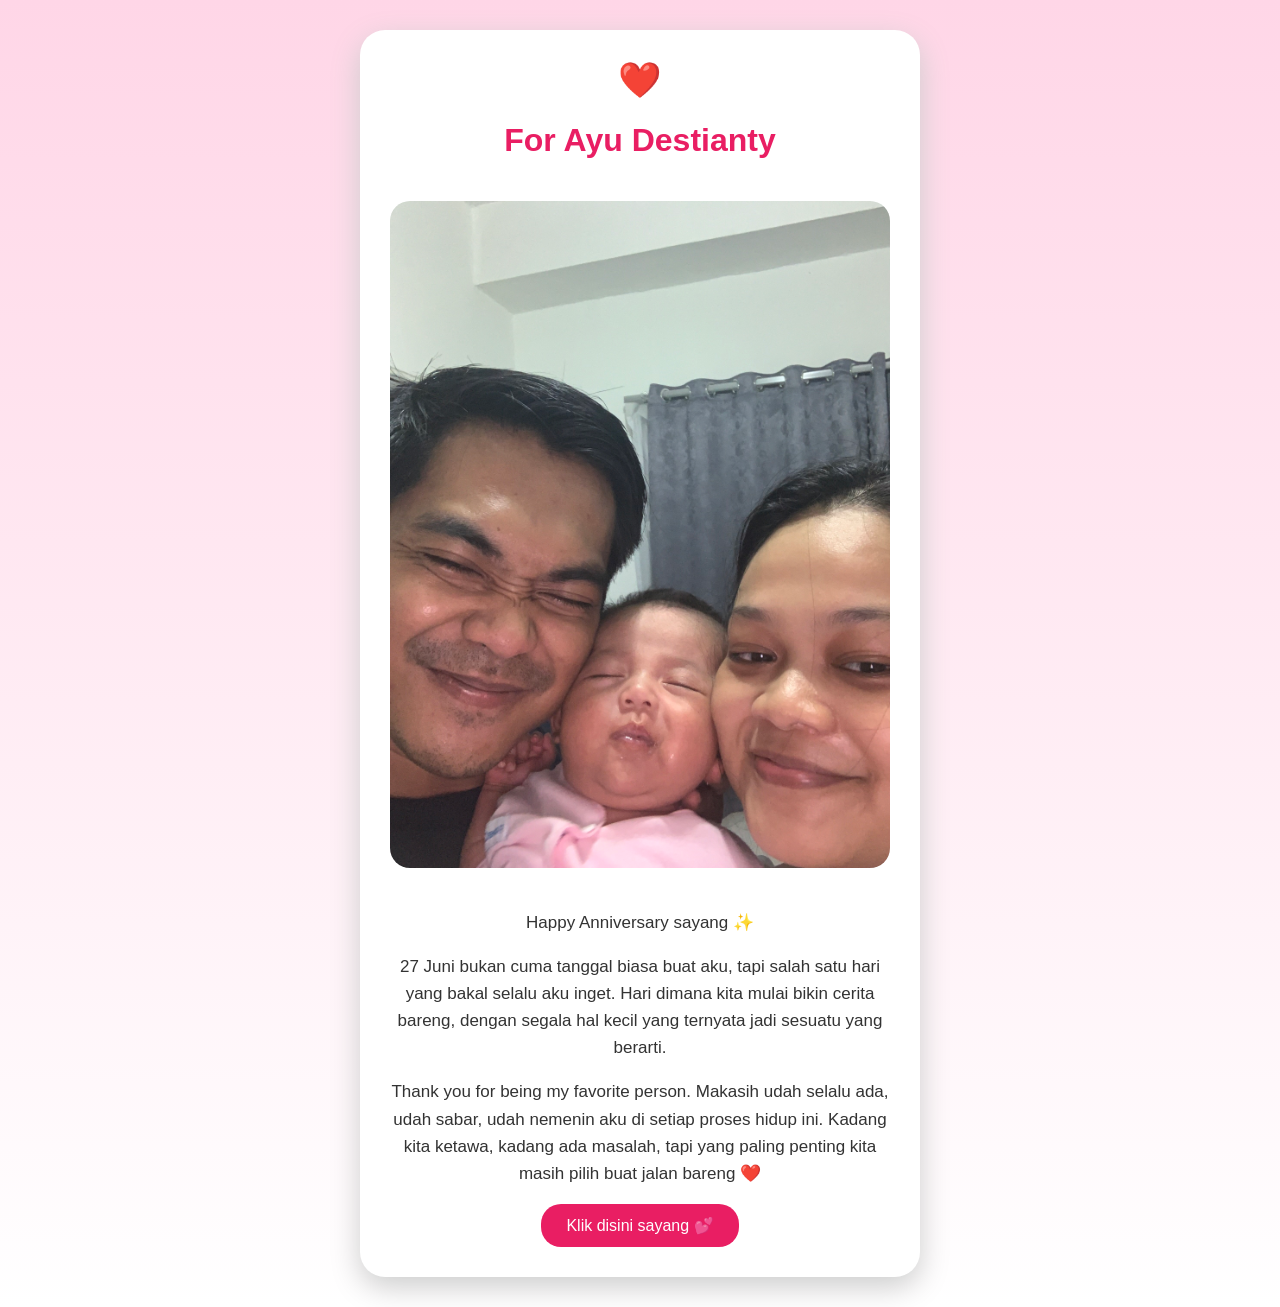
<file: index.html>
<!DOCTYPE html>

<html lang="id">

<head>

<meta charset="UTF-8">

<meta name="viewport" content="width=device-width, initial-scale=1.0">

<title>For Ayu ❤️</title>

<style>

body{

  margin:0;

  font-family:Arial,sans-serif;

  background:linear-gradient(#ffd6e7,#fff);

  text-align:center;

  padding:30px;

  color:#333;

}

.card{

  background:white;

  max-width:500px;

  margin:auto;

  padding:30px;

  border-radius:25px;

  box-shadow:0 10px 30px #ccc;

}

h1{

  color:#e91e63;

}

img{

  width:100%;

  border-radius:20px;

  margin:20px 0;

}

p{

  font-size:17px;

  line-height:1.6;

}

button{

  background:#e91e63;

  color:white;

  border:0;

  padding:12px 25px;

  border-radius:20px;

  font-size:16px;

  cursor:pointer;

}

#love{

  display:none;

  margin-top:20px;

  animation:fade 1s;

}

@keyframes fade{

from{

opacity:0;

}

to{

opacity:1;

}

}

.heart{

font-size:35px;

}

</style>

</head>

<body>

<div class="card">

<div class="heart">❤️</div>

<h1>For Ayu Destianty</h1>

<img src="IMG_2041.jpeg">

<p>

Happy Anniversary sayang ✨

</p>

<p>

27 Juni bukan cuma tanggal biasa buat aku,

tapi salah satu hari yang bakal selalu aku inget.

Hari dimana kita mulai bikin cerita bareng,

dengan segala hal kecil yang ternyata jadi sesuatu yang berarti.

</p>

<p>

Thank you for being my favorite person.

Makasih udah selalu ada, udah sabar,

udah nemenin aku di setiap proses hidup ini.

Kadang kita ketawa, kadang ada masalah,

tapi yang paling penting kita masih pilih buat jalan bareng ❤️

</p>

<button onclick="showLove()">

Klik disini sayang 💕

</button>

<div id="love">

<p>

Ayu, I don't need a perfect story,

aku cuma mau cerita yang isinya kita.

Saling support, saling jaga,

dan terus belajar jadi lebih baik bareng-bareng.

</p>

<p>

Semoga kedepannya makin banyak moment lucu,

makin banyak foto random,

makin banyak ketawa bareng,

dan semoga kamu tetep jadi orang yang sama

yang bikin aku nyaman sampai sekarang.

</p>

<p>

I love you, Ayu ❤️  

Thank you for being my home.

</p>

</div>

</div>

<script>

function showLove(){

document.getElementById("love").style.display="block";

}

</script>

</body>

</html>
</file>
